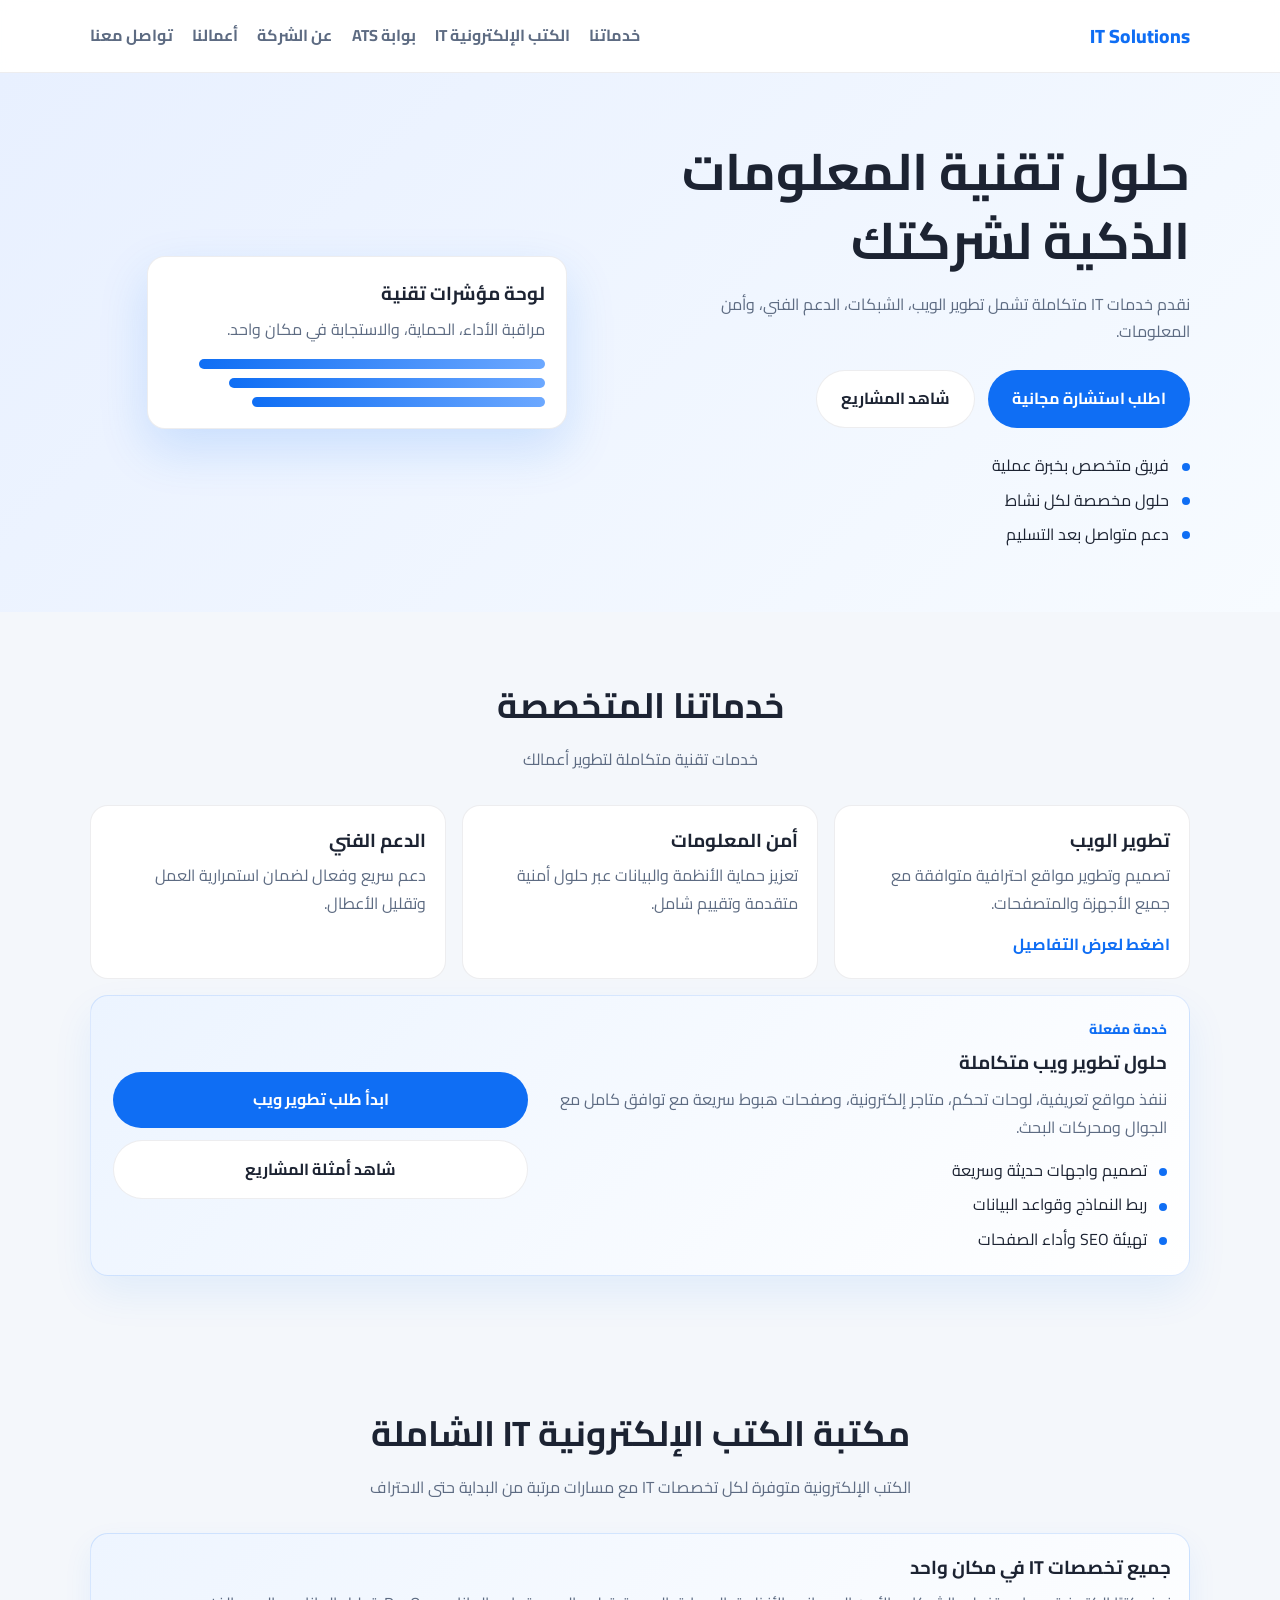
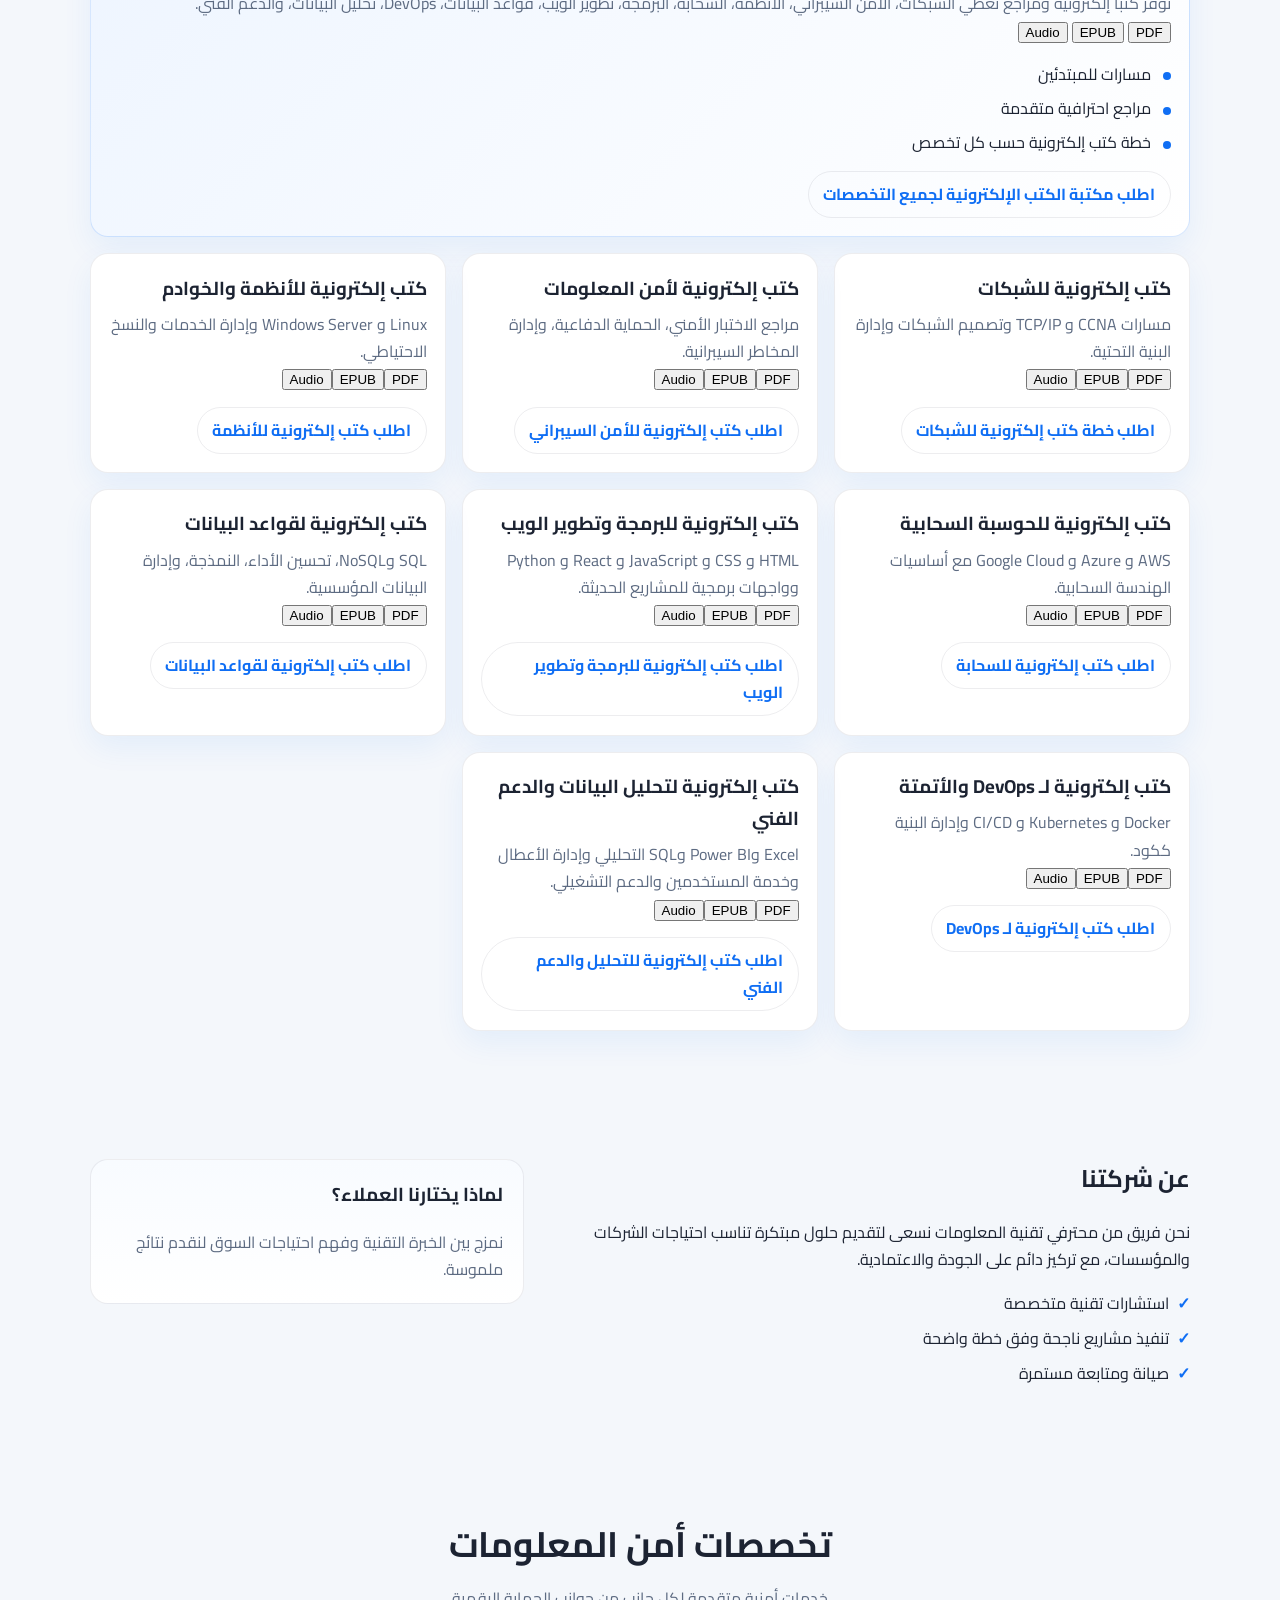
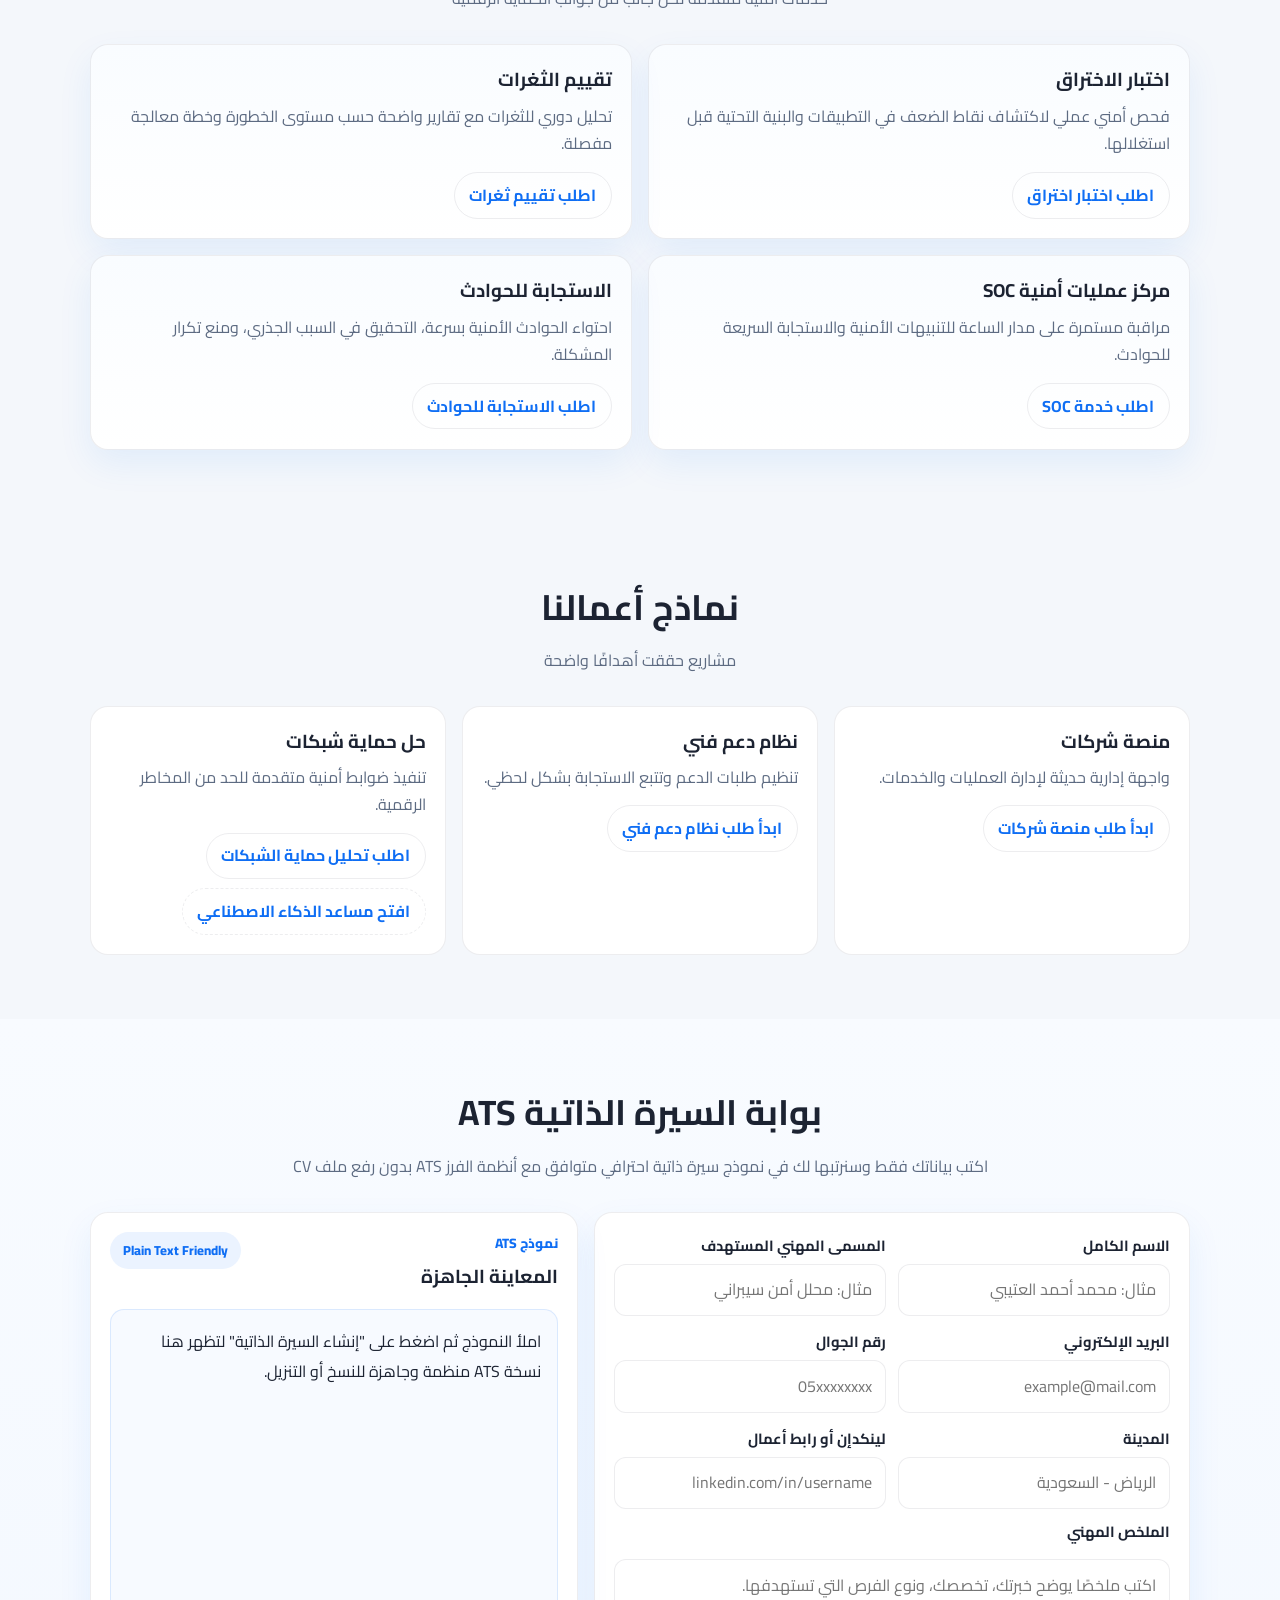
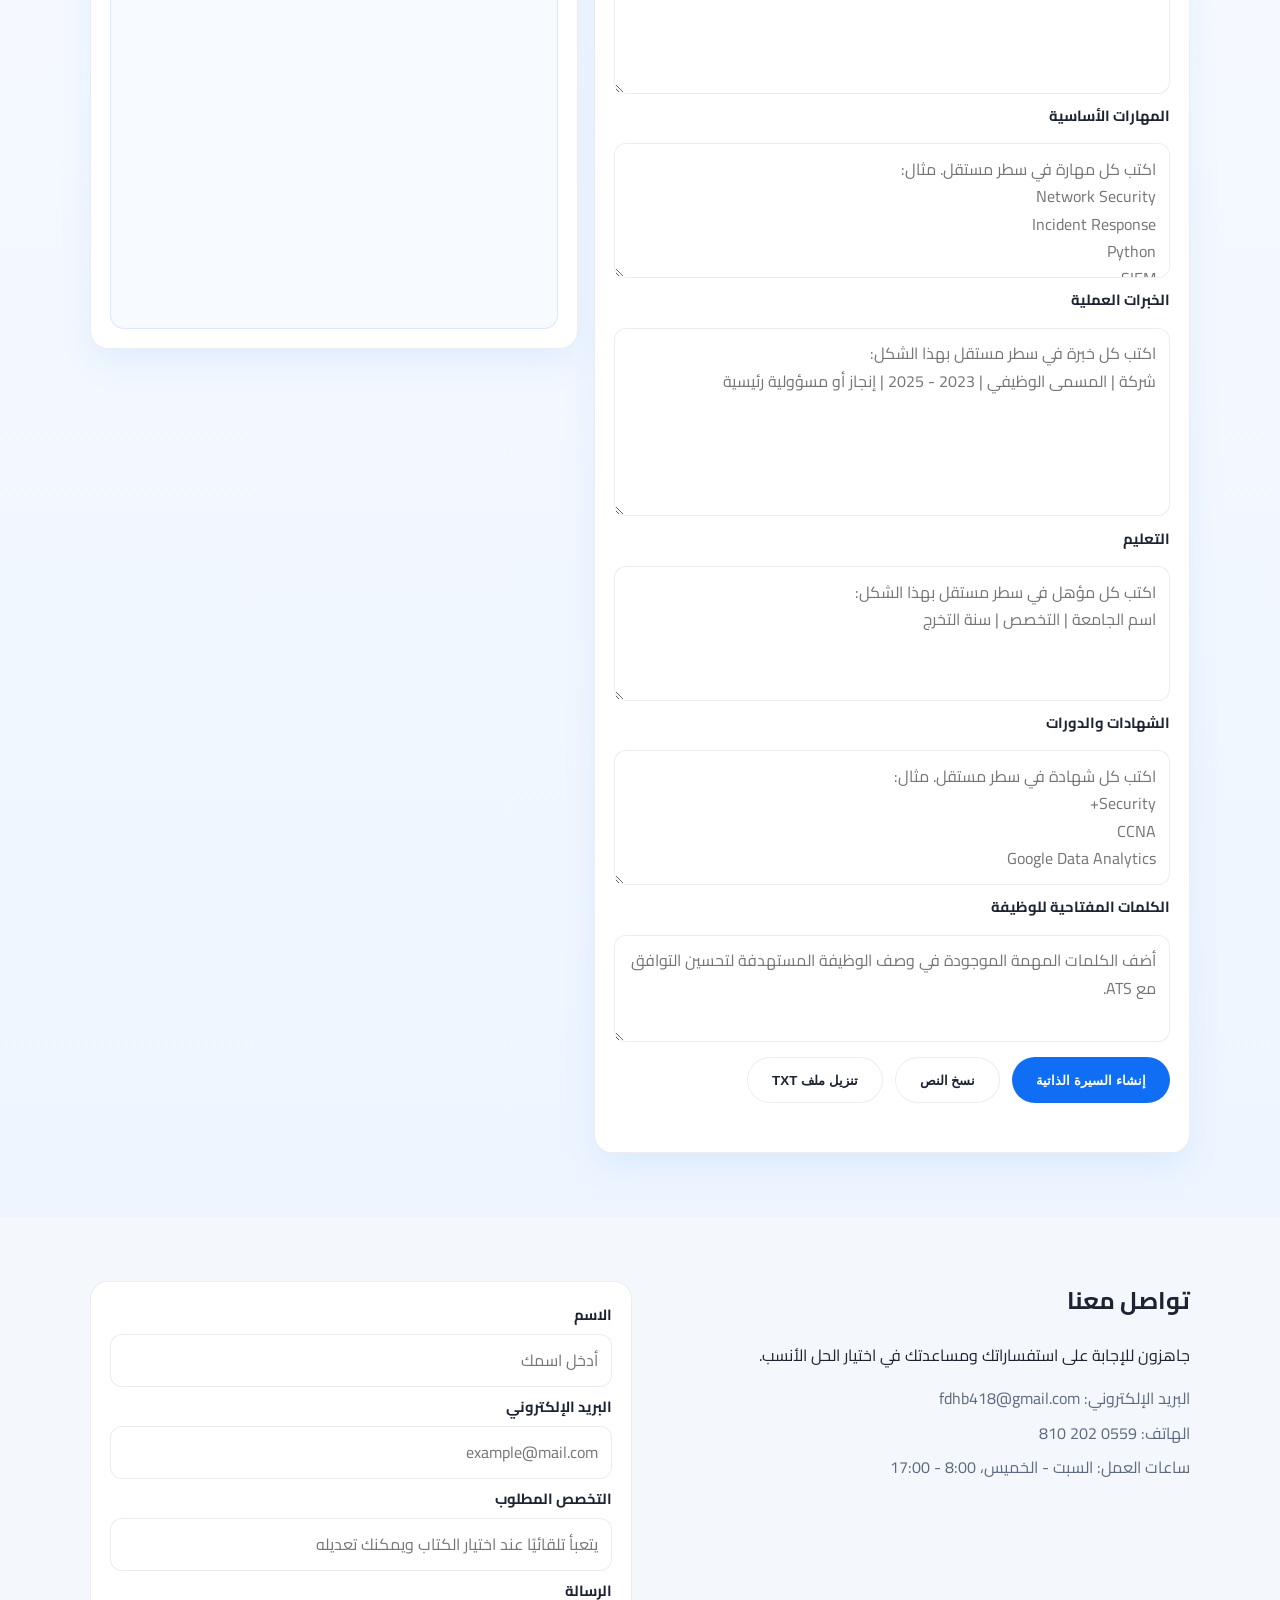
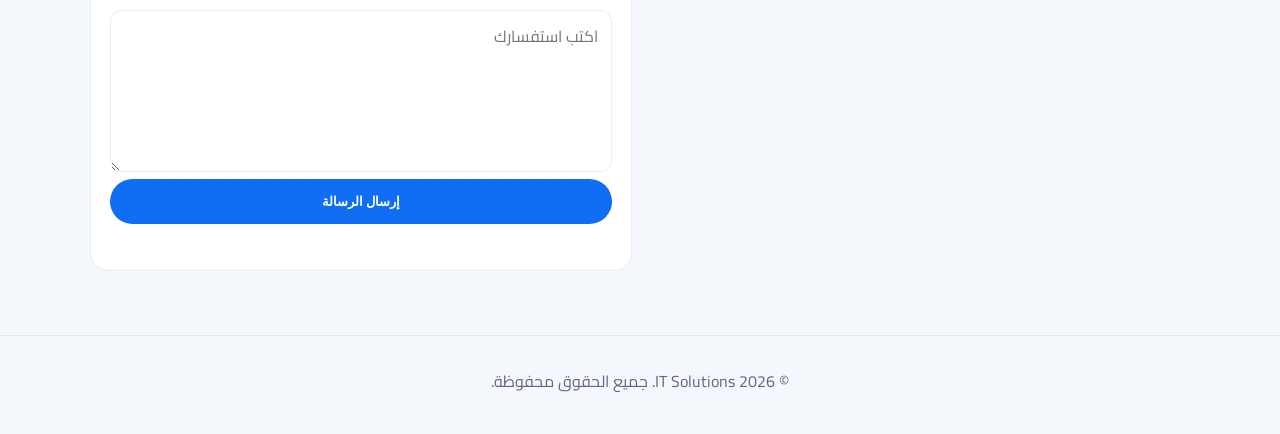
<file: index.html>
<!DOCTYPE html>
<html lang="ar" dir="rtl">
<head>
  <meta charset="UTF-8" />
  <meta name="viewport" content="width=device-width, initial-scale=1.0" />
  <title>خدمات تقنية المعلومات | IT Solutions</title>
  <meta name="description" content="حلول تقنية المعلومات المتكاملة: تطوير ويب، دعم فني، وأمن معلومات." />
  <link rel="preconnect" href="https://fonts.googleapis.com" />
  <link rel="preconnect" href="https://fonts.gstatic.com" crossorigin />
  <link href="https://fonts.googleapis.com/css2?family=Cairo:wght@400;600;700;800&display=swap" rel="stylesheet" />
  <link rel="stylesheet" href="styles.css" />
</head>
<body>
  <header class="site-header" id="home">
    <div class="container header-inner">
      <a href="#home" class="logo">IT Solutions</a>
      <nav class="main-nav" id="mainNav">
        <a href="#services">خدماتنا</a>
        <a href="#it-library">الكتب الإلكترونية IT</a>
        <a href="#ats-builder">بوابة ATS</a>
        <a href="#about">عن الشركة</a>
        <a href="#portfolio">أعمالنا</a>
        <a href="#contact">تواصل معنا</a>
      </nav>
      <button class="mobile-toggle" id="mobileToggle" aria-expanded="false" aria-controls="mainNav" aria-label="فتح القائمة">
        <span></span><span></span><span></span>
      </button>
    </div>
  </header>

  <main>
    <section class="hero section">
      <div class="container hero-grid">
        <div class="hero-content">
          <h1>حلول تقنية المعلومات الذكية لشركتك</h1>
          <p>نقدم خدمات IT متكاملة تشمل تطوير الويب، الشبكات، الدعم الفني، وأمن المعلومات.</p>
          <div class="hero-actions">
            <a href="#contact" class="btn btn-primary">اطلب استشارة مجانية</a>
            <a href="#portfolio" class="btn btn-secondary">شاهد المشاريع</a>
          </div>
          <ul class="hero-points">
            <li>فريق متخصص بخبرة عملية</li>
            <li>حلول مخصصة لكل نشاط</li>
            <li>دعم متواصل بعد التسليم</li>
          </ul>
        </div>

        <div class="hero-visual" aria-hidden="true">
          <div class="visual-card">
            <h3>لوحة مؤشرات تقنية</h3>
            <p>مراقبة الأداء، الحماية، والاستجابة في مكان واحد.</p>
            <div class="bars">
              <span style="width: 92%;"></span>
              <span style="width: 84%;"></span>
              <span style="width: 78%;"></span>
            </div>
          </div>
        </div>
      </div>
    </section>

    <section class="section" id="services">
      <div class="container">
        <div class="section-header">
          <h2>خدماتنا المتخصصة</h2>
          <p class="subtitle">خدمات تقنية متكاملة لتطوير أعمالك</p>
        </div>

        <div class="cards-grid">
          <article
            class="card card-interactive"
            id="webDevelopmentCard"
            role="button"
            tabindex="0"
            aria-expanded="false"
            aria-controls="webDevelopmentPanel"
          >
            <h3>تطوير الويب</h3>
            <p>تصميم وتطوير مواقع احترافية متوافقة مع جميع الأجهزة والمتصفحات.</p>
            <span class="card-action">اضغط لعرض التفاصيل</span>
          </article>
          <article class="card">
            <h3>أمن المعلومات</h3>
            <p>تعزيز حماية الأنظمة والبيانات عبر حلول أمنية متقدمة وتقييم شامل.</p>
          </article>
          <article class="card">
            <h3>الدعم الفني</h3>
            <p>دعم سريع وفعال لضمان استمرارية العمل وتقليل الأعطال.</p>
          </article>
        </div>

        <section class="service-panel" id="webDevelopmentPanel" hidden aria-label="تفاصيل تطوير الويب">
          <div class="service-panel-copy">
            <p class="service-panel-eyebrow">خدمة مفعلة</p>
            <h3>حلول تطوير ويب متكاملة</h3>
            <p>
              ننفذ مواقع تعريفية، لوحات تحكم، متاجر إلكترونية، وصفحات هبوط سريعة مع توافق كامل
              مع الجوال ومحركات البحث.
            </p>
            <ul class="service-panel-list">
              <li>تصميم واجهات حديثة وسريعة</li>
              <li>ربط النماذج وقواعد البيانات</li>
              <li>تهيئة SEO وأداء الصفحات</li>
            </ul>
          </div>

          <div class="service-panel-actions">
            <a
              class="btn btn-primary"
              href="#contact"
              data-project-template="أرغب في تنفيذ مشروع تطوير ويب وأحتاج عرضًا يشمل التصميم والبرمجة وربط النماذج."
            >
              ابدأ طلب تطوير ويب
            </a>
            <a class="btn btn-secondary" href="#portfolio">شاهد أمثلة المشاريع</a>
          </div>
        </section>
      </div>
    </section>

    <section class="section" id="it-library">
      <div class="container">
        <div class="section-header">
          <h2>مكتبة الكتب الإلكترونية IT الشاملة</h2>
          <p class="subtitle">الكتب الإلكترونية متوفرة لكل تخصصات IT مع مسارات مرتبة من البداية حتى الاحتراف</p>
        </div>

        <div class="it-library-grid">
          <article class="it-book-card it-book-card-featured">
            <h3>جميع تخصصات IT في مكان واحد</h3>
            <p>
              نوفر كتبًا إلكترونية ومراجع تغطي الشبكات، الأمن السيبراني، الأنظمة، السحابة، البرمجة،
              تطوير الويب، قواعد البيانات، DevOps، تحليل البيانات، والدعم الفني.
            </p>
            <div class="ebook-formats" aria-label="صيغ الكتب الإلكترونية المتوفرة">
              <button type="button" class="ebook-format-btn" data-format="PDF" aria-pressed="false">PDF</button>
              <button type="button" class="ebook-format-btn" data-format="EPUB" aria-pressed="false">EPUB</button>
              <button type="button" class="ebook-format-btn" data-format="Audio" aria-pressed="false">Audio</button>
            </div>
            <ul class="it-specialties-list">
              <li>مسارات للمبتدئين</li>
              <li>مراجع احترافية متقدمة</li>
              <li>خطة كتب إلكترونية حسب كل تخصص</li>
            </ul>
            <a class="project-link" href="#contact" data-project-template="أرغب بالحصول على مكتبة كتب إلكترونية IT شاملة تشمل جميع التخصصات مع ترتيب واضح لكل مسار.">اطلب مكتبة الكتب الإلكترونية لجميع التخصصات</a>
          </article>

          <article class="it-book-card">
            <h3>كتب إلكترونية للشبكات</h3>
            <p>مسارات CCNA و TCP/IP وتصميم الشبكات وإدارة البنية التحتية.</p>
            <div class="ebook-formats"><button type="button" class="ebook-format-btn" data-format="PDF" aria-pressed="false">PDF</button><button type="button" class="ebook-format-btn" data-format="EPUB" aria-pressed="false">EPUB</button><button type="button" class="ebook-format-btn" data-format="Audio" aria-pressed="false">Audio</button></div>
            <a class="project-link" href="#contact" data-project-template="أرغب بالحصول على خطة تعلم كتب إلكترونية للشبكات (CCNA / TCP-IP / Routing).">اطلب خطة كتب إلكترونية للشبكات</a>
          </article>

          <article class="it-book-card">
            <h3>كتب إلكترونية لأمن المعلومات</h3>
            <p>مراجع الاختبار الأمني، الحماية الدفاعية، وإدارة المخاطر السيبرانية.</p>
            <div class="ebook-formats"><button type="button" class="ebook-format-btn" data-format="PDF" aria-pressed="false">PDF</button><button type="button" class="ebook-format-btn" data-format="EPUB" aria-pressed="false">EPUB</button><button type="button" class="ebook-format-btn" data-format="Audio" aria-pressed="false">Audio</button></div>
            <a class="project-link" href="#contact" data-project-template="أحتاج قائمة كتب إلكترونية لأمن المعلومات من مستوى مبتدئ إلى متقدم.">اطلب كتب إلكترونية للأمن السيبراني</a>
          </article>

          <article class="it-book-card">
            <h3>كتب إلكترونية للأنظمة والخوادم</h3>
            <p>Linux و Windows Server وإدارة الخدمات والنسخ الاحتياطي.</p>
            <div class="ebook-formats"><button type="button" class="ebook-format-btn" data-format="PDF" aria-pressed="false">PDF</button><button type="button" class="ebook-format-btn" data-format="EPUB" aria-pressed="false">EPUB</button><button type="button" class="ebook-format-btn" data-format="Audio" aria-pressed="false">Audio</button></div>
            <a class="project-link" href="#contact" data-project-template="أرغب بمكتبة كتب إلكترونية لإدارة الأنظمة والخوادم مع ترتيب تدريجي.">اطلب كتب إلكترونية للأنظمة</a>
          </article>

          <article class="it-book-card">
            <h3>كتب إلكترونية للحوسبة السحابية</h3>
            <p>AWS و Azure و Google Cloud مع أساسيات الهندسة السحابية.</p>
            <div class="ebook-formats"><button type="button" class="ebook-format-btn" data-format="PDF" aria-pressed="false">PDF</button><button type="button" class="ebook-format-btn" data-format="EPUB" aria-pressed="false">EPUB</button><button type="button" class="ebook-format-btn" data-format="Audio" aria-pressed="false">Audio</button></div>
            <a class="project-link" href="#contact" data-project-template="أحتاج مسار كتب إلكترونية للحوسبة السحابية (AWS/Azure/GCP).">اطلب كتب إلكترونية للسحابة</a>
          </article>

          <article class="it-book-card">
            <h3>كتب إلكترونية للبرمجة وتطوير الويب</h3>
            <p>HTML و CSS و JavaScript و React و Python وواجهات برمجية للمشاريع الحديثة.</p>
            <div class="ebook-formats"><button type="button" class="ebook-format-btn" data-format="PDF" aria-pressed="false">PDF</button><button type="button" class="ebook-format-btn" data-format="EPUB" aria-pressed="false">EPUB</button><button type="button" class="ebook-format-btn" data-format="Audio" aria-pressed="false">Audio</button></div>
            <a class="project-link" href="#contact" data-project-template="أحتاج مسار كتب إلكترونية للبرمجة وتطوير الويب من الأساسيات حتى بناء المشاريع العملية.">اطلب كتب إلكترونية للبرمجة وتطوير الويب</a>
          </article>

          <article class="it-book-card">
            <h3>كتب إلكترونية لقواعد البيانات</h3>
            <p>SQL وNoSQL، تحسين الأداء، النمذجة، وإدارة البيانات المؤسسية.</p>
            <div class="ebook-formats"><button type="button" class="ebook-format-btn" data-format="PDF" aria-pressed="false">PDF</button><button type="button" class="ebook-format-btn" data-format="EPUB" aria-pressed="false">EPUB</button><button type="button" class="ebook-format-btn" data-format="Audio" aria-pressed="false">Audio</button></div>
            <a class="project-link" href="#contact" data-project-template="أرغب بخطة كتب إلكترونية لقواعد البيانات من الأساسيات حتى الاحتراف.">اطلب كتب إلكترونية لقواعد البيانات</a>
          </article>

          <article class="it-book-card">
            <h3>كتب إلكترونية لـ DevOps والأتمتة</h3>
            <p>Docker و Kubernetes و CI/CD وإدارة البنية ككود.</p>
            <div class="ebook-formats"><button type="button" class="ebook-format-btn" data-format="PDF" aria-pressed="false">PDF</button><button type="button" class="ebook-format-btn" data-format="EPUB" aria-pressed="false">EPUB</button><button type="button" class="ebook-format-btn" data-format="Audio" aria-pressed="false">Audio</button></div>
            <a class="project-link" href="#contact" data-project-template="أحتاج مصادر وكتب إلكترونية لـ DevOps والأتمتة العملية للمشاريع.">اطلب كتب إلكترونية لـ DevOps</a>
          </article>

          <article class="it-book-card">
            <h3>كتب إلكترونية لتحليل البيانات والدعم الفني</h3>
            <p>Excel وPower BI وSQL التحليلي وإدارة الأعطال وخدمة المستخدمين والدعم التشغيلي.</p>
            <div class="ebook-formats"><button type="button" class="ebook-format-btn" data-format="PDF" aria-pressed="false">PDF</button><button type="button" class="ebook-format-btn" data-format="EPUB" aria-pressed="false">EPUB</button><button type="button" class="ebook-format-btn" data-format="Audio" aria-pressed="false">Audio</button></div>
            <a class="project-link" href="#contact" data-project-template="أرغب في مسار كتب إلكترونية لتحليل البيانات والدعم الفني مع ترتيب مناسب لسوق العمل.">اطلب كتب إلكترونية للتحليل والدعم الفني</a>
          </article>
        </div>
      </div>
    </section>

    <section class="section" id="about">
      <div class="container about-grid">
        <div>
          <h2>عن شركتنا</h2>
          <p>
            نحن فريق من محترفي تقنية المعلومات نسعى لتقديم حلول مبتكرة تناسب احتياجات
            الشركات والمؤسسات، مع تركيز دائم على الجودة والاعتمادية.
          </p>
          <ul class="features-list">
            <li>استشارات تقنية متخصصة</li>
            <li>تنفيذ مشاريع ناجحة وفق خطة واضحة</li>
            <li>صيانة ومتابعة مستمرة</li>
          </ul>
        </div>
        <aside class="about-box">
          <h3>لماذا يختارنا العملاء؟</h3>
          <p>نمزج بين الخبرة التقنية وفهم احتياجات السوق لنقدم نتائج ملموسة.</p>
        </aside>
      </div>
    </section>

    <section class="section" id="security-specialties">
      <div class="container">
        <div class="section-header">
          <h2>تخصصات أمن المعلومات</h2>
          <p class="subtitle">خدمات أمنية متقدمة لكل جانب من جوانب الحماية الرقمية</p>
        </div>

        <div class="security-grid">
          <article class="security-card">
            <h3>اختبار الاختراق</h3>
            <p>فحص أمني عملي لاكتشاف نقاط الضعف في التطبيقات والبنية التحتية قبل استغلالها.</p>
            <a class="project-link" href="#contact" data-project-template="أرغب في خدمة اختبار اختراق شاملة لتقييم مستوى الأمان الحالي.">اطلب اختبار اختراق</a>
          </article>

          <article class="security-card">
            <h3>تقييم الثغرات</h3>
            <p>تحليل دوري للثغرات مع تقارير واضحة حسب مستوى الخطورة وخطة معالجة مفصلة.</p>
            <a class="project-link" href="#contact" data-project-template="أحتاج تقييم ثغرات دوري مع تقرير مخاطر وخطة إغلاق الثغرات.">اطلب تقييم ثغرات</a>
          </article>

          <article class="security-card">
            <h3>مركز عمليات أمنية SOC</h3>
            <p>مراقبة مستمرة على مدار الساعة للتنبيهات الأمنية والاستجابة السريعة للحوادث.</p>
            <a class="project-link" href="#contact" data-project-template="أرغب في تفعيل خدمة SOC للمراقبة الأمنية والاستجابة للحوادث.">اطلب خدمة SOC</a>
          </article>

          <article class="security-card">
            <h3>الاستجابة للحوادث</h3>
            <p>احتواء الحوادث الأمنية بسرعة، التحقيق في السبب الجذري، ومنع تكرار المشكلة.</p>
            <a class="project-link" href="#contact" data-project-template="أحتاج خطة استجابة للحوادث الأمنية مع إجراءات احتواء وتحقيق.">اطلب الاستجابة للحوادث</a>
          </article>
        </div>
      </div>
    </section>

    <section class="section" id="portfolio">
      <div class="container">
        <div class="section-header">
          <h2>نماذج أعمالنا</h2>
          <p class="subtitle">مشاريع حققت أهدافًا واضحة</p>
        </div>

        <div class="projects-grid">
          <article class="project">
            <h3>منصة شركات</h3>
            <p>واجهة إدارية حديثة لإدارة العمليات والخدمات.</p>
            <a class="project-link" href="#contact" data-project-template="أرغب في تنفيذ منصة شركات تشمل إدارة المستخدمين والخدمات.">ابدأ طلب منصة شركات</a>
          </article>
          <article class="project">
            <h3>نظام دعم فني</h3>
            <p>تنظيم طلبات الدعم وتتبع الاستجابة بشكل لحظي.</p>
            <a class="project-link" href="#contact" data-project-template="أحتاج نظام دعم فني مع تذاكر ومتابعة حالة الطلبات.">ابدأ طلب نظام دعم فني</a>
          </article>
          <article class="project">
            <h3>حل حماية شبكات</h3>
            <p>تنفيذ ضوابط أمنية متقدمة للحد من المخاطر الرقمية.</p>
            <div class="project-actions">
              <a
                class="project-link"
                href="#contact"
                data-project-template="أرغب في تقييم أمني للشبكة مع خطة حماية واضحة."
              >
                اطلب تحليل حماية الشبكات
              </a>
              <a
                class="project-link project-link-ai"
                href="https://chatgpt.com"
                target="_blank"
                rel="noopener noreferrer"
              >
                افتح مساعد الذكاء الاصطناعي
              </a>
            </div>
          </article>
        </div>
      </div>
    </section>

    <section class="section ats-section" id="ats-builder">
      <div class="container">
        <div class="section-header">
          <h2>بوابة السيرة الذاتية ATS</h2>
          <p class="subtitle">اكتب بياناتك فقط وسنرتبها لك في نموذج سيرة ذاتية احترافي متوافق مع أنظمة الفرز ATS بدون رفع ملف CV</p>
        </div>

        <div class="ats-grid">
          <form class="ats-form" id="atsForm">
            <div class="ats-form-grid">
              <div>
                <label for="atsFullName">الاسم الكامل</label>
                <input type="text" id="atsFullName" placeholder="مثال: محمد أحمد العتيبي" required />
              </div>

              <div>
                <label for="atsJobTitle">المسمى المهني المستهدف</label>
                <input type="text" id="atsJobTitle" placeholder="مثال: محلل أمن سيبراني" required />
              </div>

              <div>
                <label for="atsEmail">البريد الإلكتروني</label>
                <input type="email" id="atsEmail" placeholder="example@mail.com" required />
              </div>

              <div>
                <label for="atsPhone">رقم الجوال</label>
                <input type="text" id="atsPhone" placeholder="05xxxxxxxx" required />
              </div>

              <div>
                <label for="atsCity">المدينة</label>
                <input type="text" id="atsCity" placeholder="الرياض - السعودية" />
              </div>

              <div>
                <label for="atsLinkedIn">لينكدإن أو رابط أعمال</label>
                <input type="text" id="atsLinkedIn" placeholder="linkedin.com/in/username" />
              </div>
            </div>

            <label for="atsSummary">الملخص المهني</label>
            <textarea id="atsSummary" rows="4" placeholder="اكتب ملخصًا يوضح خبرتك، تخصصك، ونوع الفرص التي تستهدفها." required></textarea>

            <label for="atsSkills">المهارات الأساسية</label>
            <textarea id="atsSkills" rows="4" placeholder="اكتب كل مهارة في سطر مستقل. مثال:&#10;Network Security&#10;Incident Response&#10;Python&#10;SIEM"></textarea>

            <label for="atsExperience">الخبرات العملية</label>
            <textarea id="atsExperience" rows="6" placeholder="اكتب كل خبرة في سطر مستقل بهذا الشكل:&#10;شركة | المسمى الوظيفي | 2023 - 2025 | إنجاز أو مسؤولية رئيسية"></textarea>

            <label for="atsEducation">التعليم</label>
            <textarea id="atsEducation" rows="4" placeholder="اكتب كل مؤهل في سطر مستقل بهذا الشكل:&#10;اسم الجامعة | التخصص | سنة التخرج"></textarea>

            <label for="atsCertificates">الشهادات والدورات</label>
            <textarea id="atsCertificates" rows="4" placeholder="اكتب كل شهادة في سطر مستقل. مثال:&#10;Security+&#10;CCNA&#10;Google Data Analytics"></textarea>

            <label for="atsKeywords">الكلمات المفتاحية للوظيفة</label>
            <textarea id="atsKeywords" rows="3" placeholder="أضف الكلمات المهمة الموجودة في وصف الوظيفة المستهدفة لتحسين التوافق مع ATS."></textarea>

            <div class="ats-actions">
              <button type="submit" class="btn btn-primary">إنشاء السيرة الذاتية</button>
              <button type="button" class="btn btn-secondary" id="atsCopyBtn">نسخ النص</button>
              <button type="button" class="btn btn-secondary" id="atsDownloadBtn">تنزيل ملف TXT</button>
            </div>

            <p class="form-note" id="atsFormNote" role="status" aria-live="polite"></p>
          </form>

          <section class="ats-preview-wrap" aria-label="معاينة السيرة الذاتية">
            <div class="ats-preview-header">
              <div>
                <p class="service-panel-eyebrow">نموذج ATS</p>
                <h3>المعاينة الجاهزة</h3>
              </div>
              <span class="ats-badge">Plain Text Friendly</span>
            </div>

            <pre class="ats-preview" id="atsPreview">املأ النموذج ثم اضغط على "إنشاء السيرة الذاتية" لتظهر هنا نسخة ATS منظمة وجاهزة للنسخ أو التنزيل.</pre>
          </section>
        </div>
      </div>
    </section>

    <section class="section contact" id="contact">
      <div class="container contact-grid">
        <div class="contact-info">
          <h2>تواصل معنا</h2>
          <p>جاهزون للإجابة على استفساراتك ومساعدتك في اختيار الحل الأنسب.</p>
          <ul>
            <li>البريد الإلكتروني: fdhb418@gmail.com</li>
            <li>الهاتف: 0559 202 810</li>
            <li>ساعات العمل: السبت - الخميس، 8:00 - 17:00</li>
          </ul>
        </div>

        <form class="contact-form" id="contactForm">
          <label for="name">الاسم</label>
          <input type="text" id="name" placeholder="أدخل اسمك" required />

          <label for="email">البريد الإلكتروني</label>
          <input type="email" id="email" placeholder="example@mail.com" required />

          <label for="specialty">التخصص المطلوب</label>
          <input type="text" id="specialty" placeholder="يتعبأ تلقائيًا عند اختيار الكتاب ويمكنك تعديله" />

          <label for="message">الرسالة</label>
          <textarea id="message" rows="5" placeholder="اكتب استفسارك" required></textarea>

          <button type="submit" class="btn btn-primary">إرسال الرسالة</button>
          <p class="form-note" id="formNote" role="status" aria-live="polite"></p>
        </form>
      </div>
    </section>
  </main>

  <footer class="site-footer">
    <div class="container footer-inner">
      <p>© <span id="year"></span> IT Solutions. جميع الحقوق محفوظة.</p>
    </div>
  </footer>

  <script src="script.js"></script>
</body>
</html>
</file>
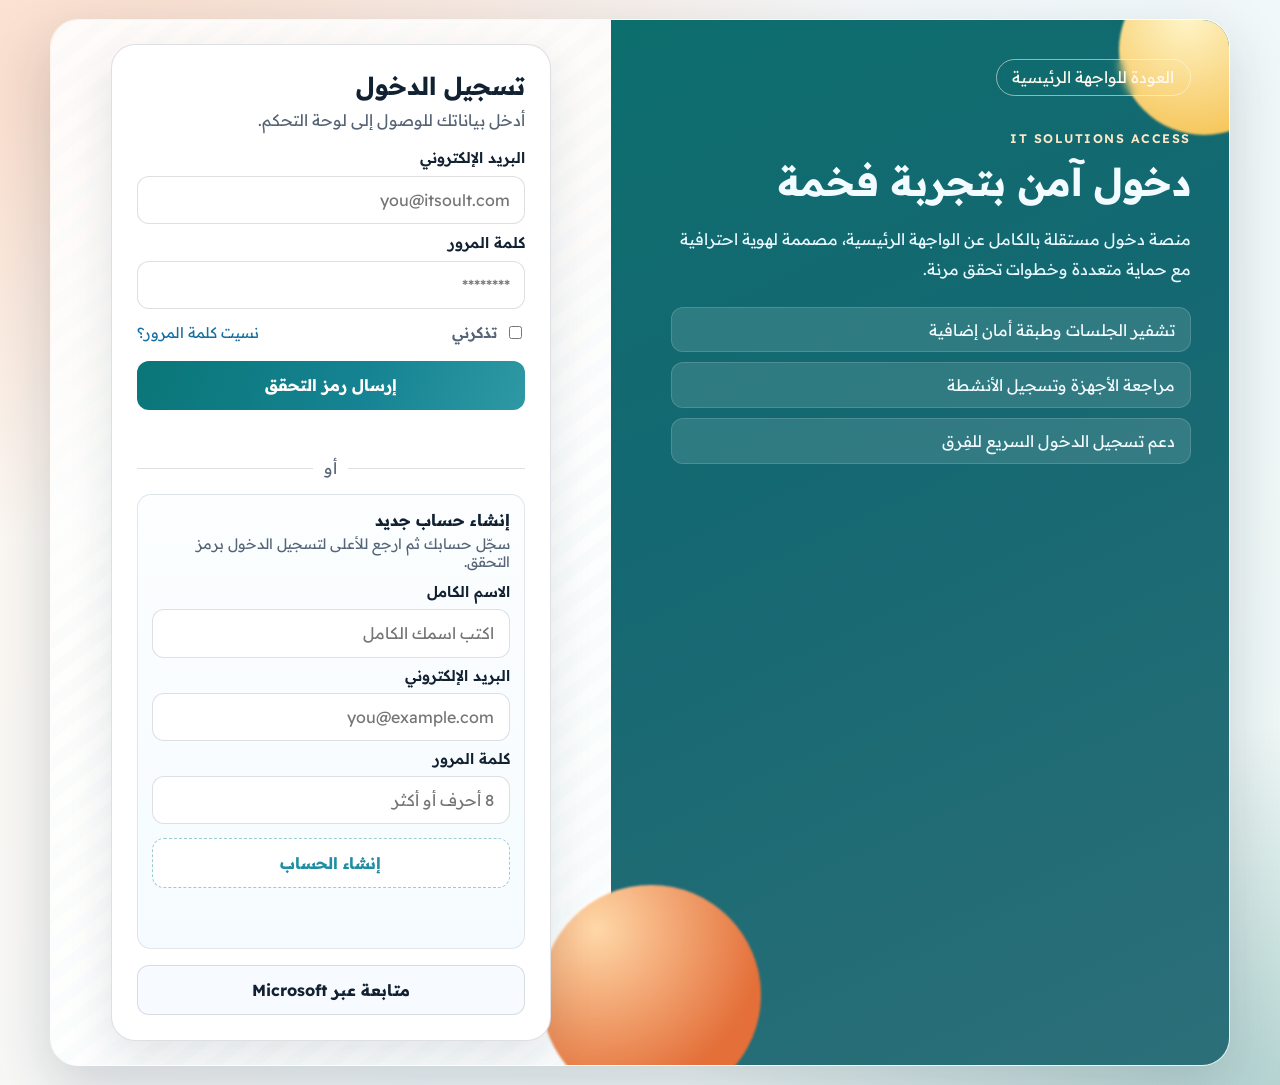
<file: login.html>
<!DOCTYPE html>
<html lang="ar" dir="rtl">
<head>
  <meta charset="UTF-8" />
  <meta name="viewport" content="width=device-width, initial-scale=1.0" />
  <title>تسجيل الدخول | IT Solutions</title>
  <meta name="description" content="بوابة تسجيل الدخول إلى منصة IT Solutions." />
  <link rel="preconnect" href="https://fonts.googleapis.com" />
  <link rel="preconnect" href="https://fonts.gstatic.com" crossorigin />
  <link href="https://fonts.googleapis.com/css2?family=Readex+Pro:wght@300;400;500;700;800&display=swap" rel="stylesheet" />
  <link rel="stylesheet" href="login.css" />
</head>
<body>
  <main class="login-shell">
    <section class="brand-panel" aria-label="لوحة تعريف المنصة">
      <a href="index.html" class="brand-home">العودة للواجهة الرئيسية</a>
      <div class="brand-content">
        <p class="eyebrow">IT SOLUTIONS ACCESS</p>
        <h1>دخول آمن بتجربة فخمة</h1>
        <p class="brand-copy">
          منصة دخول مستقلة بالكامل عن الواجهة الرئيسية، مصممة لهوية احترافية مع حماية متعددة
          وخطوات تحقق مرنة.
        </p>
        <ul class="highlights" aria-label="مزايا الدخول">
          <li>تشفير الجلسات وطبقة أمان إضافية</li>
          <li>مراجعة الأجهزة وتسجيل الأنشطة</li>
          <li>دعم تسجيل الدخول السريع للفِرق</li>
        </ul>
      </div>
      <div class="orb orb-one" aria-hidden="true"></div>
      <div class="orb orb-two" aria-hidden="true"></div>
    </section>

    <section class="login-panel" aria-label="نموذج تسجيل الدخول">
      <div class="login-card">
        <div class="card-head">
          <h2>تسجيل الدخول</h2>
          <p>أدخل بياناتك للوصول إلى لوحة التحكم.</p>
        </div>

        <form id="loginForm" novalidate>
          <label for="email">البريد الإلكتروني</label>
          <input id="email" name="email" type="email" autocomplete="email" placeholder="you@itsoult.com" required />

          <label for="password">كلمة المرور</label>
          <input id="password" name="password" type="password" autocomplete="current-password" placeholder="********" required />

          <div id="codeGroup" class="code-group" hidden>
            <label for="verificationCode">رمز التحقق</label>
            <input
              id="verificationCode"
              name="verificationCode"
              type="text"
              inputmode="numeric"
              pattern="[0-9]{6}"
              maxlength="6"
              placeholder="أدخل رمز 6 أرقام"
            />
          </div>

          <div class="row-tools">
            <label class="remember-wrap" for="rememberMe">
              <input id="rememberMe" name="rememberMe" type="checkbox" />
              <span>تذكرني</span>
            </label>
            <a href="#" class="help-link" aria-label="استرجاع كلمة المرور">نسيت كلمة المرور؟</a>
          </div>

          <button id="loginBtn" type="submit">إرسال رمز التحقق</button>
          <button id="resendCodeBtn" class="ghost-btn" type="button" hidden>إعادة إرسال الرمز</button>
          <p id="loginNote" class="login-note" role="status" aria-live="polite"></p>
        </form>

        <div class="divider" aria-hidden="true"><span>أو</span></div>

        <section class="register-block" aria-label="إنشاء حساب جديد">
          <h3>إنشاء حساب جديد</h3>
          <p>سجّل حسابك ثم ارجع للأعلى لتسجيل الدخول برمز التحقق.</p>

          <form id="registerForm" novalidate>
            <label for="registerFullName">الاسم الكامل</label>
            <input id="registerFullName" name="registerFullName" type="text" autocomplete="name" placeholder="اكتب اسمك الكامل" required />

            <label for="registerEmail">البريد الإلكتروني</label>
            <input id="registerEmail" name="registerEmail" type="email" autocomplete="email" placeholder="you@example.com" required />

            <label for="registerPassword">كلمة المرور</label>
            <input id="registerPassword" name="registerPassword" type="password" autocomplete="new-password" placeholder="8 أحرف أو أكثر" required />

            <button id="registerBtn" type="submit" class="ghost-btn">إنشاء الحساب</button>
            <p id="registerNote" class="login-note" role="status" aria-live="polite"></p>
          </form>
        </section>

        <button class="secondary-btn" type="button">متابعة عبر Microsoft</button>
      </div>
    </section>
  </main>

  <script src="login.js"></script>
</body>
</html>
</file>
<file: styles.css>
:root {
  --bg: #f4f7fb;
  --surface: #ffffff;
  --text: #1c2332;
  --muted: #5d6b82;
  --primary: #0f6ef4;
  --primary-dark: #0b56c2;
  --border: rgba(28, 35, 50, 0.08);
  --radius: 18px;
}

* {
  box-sizing: border-box;
}

html {
  scroll-behavior: smooth;
}

body {
  margin: 0;
  font-family: "Cairo", sans-serif;
  background: var(--bg);
  color: var(--text);
  line-height: 1.7;
}

.container {
  width: min(1100px, calc(100% - 2rem));
  margin: 0 auto;
}

.site-header {
  background: rgba(255, 255, 255, 0.92);
  position: sticky;
  top: 0;
  z-index: 10;
  border-bottom: 1px solid var(--border);
  backdrop-filter: blur(8px);
}

.header-inner {
  display: flex;
  align-items: center;
  justify-content: space-between;
  gap: 1rem;
  min-height: 72px;
}

.logo {
  font-weight: 800;
  color: var(--primary);
  text-decoration: none;
  font-size: 1.2rem;
}

.main-nav {
  display: flex;
  gap: 1.2rem;
  align-items: center;
}

.main-nav a {
  color: var(--muted);
  text-decoration: none;
  font-weight: 700;
  transition: color 0.2s ease;
}

.main-nav a:hover {
  color: var(--text);
}

.mobile-toggle {
  display: none;
  border: 1px solid var(--border);
  background: var(--surface);
  border-radius: 10px;
  width: 44px;
  height: 44px;
  cursor: pointer;
  align-items: center;
  justify-content: center;
  flex-direction: column;
  gap: 4px;
}

.mobile-toggle span {
  width: 18px;
  height: 2px;
  background: var(--text);
}

.section {
  padding: 4rem 0;
}

.hero {
  background: linear-gradient(135deg, #e8f0ff 0%, #f7fbff 100%);
}

.hero-grid {
  display: grid;
  grid-template-columns: 1fr 1fr;
  gap: 2rem;
  align-items: center;
}

.hero h1 {
  font-size: clamp(2rem, 4vw, 3.3rem);
  margin: 0 0 1rem;
  line-height: 1.35;
}

.hero p {
  color: var(--muted);
  margin: 0 0 1.5rem;
}

.hero-actions {
  display: flex;
  gap: 0.8rem;
  flex-wrap: wrap;
  margin-bottom: 1.5rem;
}

.btn {
  display: inline-flex;
  align-items: center;
  justify-content: center;
  padding: 0.92rem 1.5rem;
  border: none;
  border-radius: 999px;
  cursor: pointer;
  text-decoration: none;
  font-weight: 700;
}

.btn-primary {
  background: var(--primary);
  color: #fff;
}

.btn-primary:hover {
  background: var(--primary-dark);
}

.btn-secondary {
  background: #fff;
  color: var(--text);
  border: 1px solid var(--border);
}

.hero-points {
  margin: 0;
  padding: 0;
  list-style: none;
  display: grid;
  gap: 0.45rem;
}

.hero-points li {
  position: relative;
  padding-inline-start: 1.3rem;
}

.hero-points li::before {
  content: "";
  position: absolute;
  inset-inline-start: 0;
  top: 0.65rem;
  width: 8px;
  height: 8px;
  border-radius: 50%;
  background: var(--primary);
}

.hero-visual {
  display: flex;
  justify-content: center;
}

.visual-card {
  width: min(420px, 100%);
  background: var(--surface);
  border: 1px solid var(--border);
  border-radius: var(--radius);
  padding: 1.3rem;
  box-shadow: 0 20px 50px rgba(15, 110, 244, 0.16);
}

.visual-card h3 {
  margin: 0 0 0.4rem;
}

.visual-card p {
  margin: 0 0 1rem;
  color: var(--muted);
}

.bars {
  display: grid;
  gap: 0.55rem;
}

.bars span {
  display: block;
  height: 10px;
  border-radius: 999px;
  background: linear-gradient(90deg, var(--primary), #6ca8ff);
}

.section-header {
  text-align: center;
  margin-bottom: 2rem;
}

.section-header h2 {
  margin: 0 0 0.6rem;
  font-size: clamp(1.6rem, 3vw, 2.2rem);
}

.subtitle {
  margin: 0;
  color: var(--muted);
}

.cards-grid,
.projects-grid {
  display: grid;
  gap: 1rem;
  grid-template-columns: repeat(3, minmax(0, 1fr));
}

.card,
.project,
.about-box,
.contact-form {
  background: var(--surface);
  border: 1px solid var(--border);
  border-radius: var(--radius);
}

.card,
.project {
  padding: 1.2rem;
  transition: transform 0.2s ease, box-shadow 0.2s ease;
}

.card-interactive {
  cursor: pointer;
  position: relative;
}

.card-interactive:focus-visible {
  outline: 3px solid rgba(15, 110, 244, 0.28);
  outline-offset: 2px;
}

.card-interactive.is-open {
  border-color: rgba(15, 110, 244, 0.35);
  box-shadow: 0 18px 38px rgba(15, 110, 244, 0.16);
}

.card:hover,
.project:hover {
  transform: translateY(-5px);
  box-shadow: 0 18px 38px rgba(16, 24, 40, 0.1);
}

.card h3,
.project h3 {
  margin: 0 0 0.35rem;
}

.card p,
.project p {
  margin: 0;
  color: var(--muted);
}

.card-action {
  display: inline-flex;
  margin-top: 0.9rem;
  font-weight: 700;
  color: var(--primary);
}

.service-panel {
  margin-top: 1rem;
  padding: 1.4rem;
  border-radius: var(--radius);
  border: 1px solid rgba(15, 110, 244, 0.14);
  background: linear-gradient(135deg, #ecf4ff 0%, #ffffff 100%);
  box-shadow: 0 18px 40px rgba(15, 110, 244, 0.08);
  display: grid;
  grid-template-columns: 1.5fr 1fr;
  gap: 1rem;
  align-items: center;
}

.service-panel-eyebrow {
  margin: 0 0 0.35rem;
  font-size: 0.85rem;
  font-weight: 800;
  color: var(--primary);
}

.service-panel h3 {
  margin: 0 0 0.5rem;
}

.service-panel-copy > p:last-of-type {
  margin: 0;
  color: var(--muted);
}

.service-panel-list {
  margin: 1rem 0 0;
  padding: 0;
  list-style: none;
  display: grid;
  gap: 0.45rem;
}

.service-panel-list li {
  position: relative;
  padding-inline-start: 1.2rem;
}

.service-panel-list li::before {
  content: "";
  position: absolute;
  inset-inline-start: 0;
  top: 0.72rem;
  width: 8px;
  height: 8px;
  border-radius: 50%;
  background: var(--primary);
}

.service-panel-actions {
  display: grid;
  gap: 0.75rem;
}

.service-panel-actions .btn {
  width: 100%;
}

.project-link {
  display: inline-flex;
  margin-top: 0.9rem;
  color: var(--primary);
  text-decoration: none;
  font-weight: 700;
  border: 1px solid var(--border);
  border-radius: 999px;
  padding: 0.55rem 0.9rem;
  transition: background-color 0.2s ease, color 0.2s ease;
}

.project-link:hover {
  background: var(--primary);
  color: #fff;
}

.project-actions {
  display: flex;
  gap: 0.55rem;
  flex-wrap: wrap;
  margin-top: 0.9rem;
}

.project-actions .project-link {
  margin-top: 0;
}

.project-link-ai {
  border-style: dashed;
}

.about-grid {
  display: grid;
  grid-template-columns: 1.2fr 0.8fr;
  gap: 1rem;
  align-items: start;
}

.about-grid h2 {
  margin-top: 0;
}

.features-list {
  list-style: none;
  padding: 0;
  margin: 1rem 0 0;
  display: grid;
  gap: 0.5rem;
}

.features-list li {
  position: relative;
  padding-inline-start: 1.3rem;
}

.features-list li::before {
  content: "✓";
  position: absolute;
  inset-inline-start: 0;
  color: var(--primary);
  font-weight: 800;
}

.about-box {
  padding: 1.2rem;
  background: linear-gradient(180deg, #f8fbff, #ffffff);
}

.about-box h3 {
  margin-top: 0;
}

.about-box p {
  margin-bottom: 0;
  color: var(--muted);
}

.security-grid {
  display: grid;
  gap: 1rem;
  grid-template-columns: repeat(2, minmax(0, 1fr));
}

.security-card {
  background: linear-gradient(180deg, #f9fcff, #ffffff);
  border: 1px solid var(--border);
  border-radius: var(--radius);
  padding: 1.2rem;
  box-shadow: 0 14px 34px rgba(15, 110, 244, 0.08);
}

.security-card h3 {
  margin: 0 0 0.45rem;
}

.security-card p {
  margin: 0;
  color: var(--muted);
}

.it-library-grid {
  display: grid;
  gap: 1rem;
  grid-template-columns: repeat(3, minmax(0, 1fr));
}

.it-book-card {
  background: #ffffff;
  border: 1px solid var(--border);
  border-radius: var(--radius);
  padding: 1.15rem;
  box-shadow: 0 12px 30px rgba(15, 110, 244, 0.07);
}

.it-book-card-featured {
  grid-column: 1 / -1;
  background: linear-gradient(135deg, #eef5ff 0%, #ffffff 100%);
  border-color: rgba(15, 110, 244, 0.16);
}

.it-book-card h3 {
  margin: 0 0 0.4rem;
}

.it-book-card p {
  margin: 0;
  color: var(--muted);
}

.it-specialties-list {
  list-style: none;
  padding: 0;
  margin: 1rem 0 0;
  display: grid;
  gap: 0.45rem;
}

.it-specialties-list li {
  position: relative;
  padding-inline-start: 1.25rem;
}

.it-specialties-list li::before {
  content: "";
  position: absolute;
  inset-inline-start: 0;
  top: 0.72rem;
  width: 8px;
  height: 8px;
  border-radius: 50%;
  background: var(--primary);
}

.ats-section {
  background: linear-gradient(180deg, #f8fbff 0%, #eef5ff 100%);
}

.ats-grid {
  display: grid;
  grid-template-columns: 1.1fr 0.9fr;
  gap: 1rem;
  align-items: start;
}

.ats-form,
.ats-preview-wrap {
  background: var(--surface);
  border: 1px solid var(--border);
  border-radius: var(--radius);
  padding: 1.2rem;
  box-shadow: 0 14px 34px rgba(15, 110, 244, 0.08);
}

.ats-form {
  display: grid;
  gap: 0.6rem;
}

.ats-form-grid {
  display: grid;
  grid-template-columns: 1fr 1fr;
  gap: 0.75rem;
}

.ats-form label {
  display: inline-block;
  margin-bottom: 0.35rem;
  font-weight: 700;
  font-size: 0.92rem;
}

.ats-form input,
.ats-form textarea {
  width: 100%;
  border: 1px solid var(--border);
  border-radius: 12px;
  padding: 0.74rem 0.82rem;
  font: inherit;
}

.ats-form input:focus,
.ats-form textarea:focus {
  outline: 2px solid rgba(15, 110, 244, 0.25);
  border-color: transparent;
}

.ats-actions {
  display: flex;
  gap: 0.75rem;
  flex-wrap: wrap;
  margin-top: 0.35rem;
}

.ats-preview-header {
  display: flex;
  align-items: start;
  justify-content: space-between;
  gap: 1rem;
  margin-bottom: 1rem;
}

.ats-preview-header h3 {
  margin: 0;
}

.ats-badge {
  border-radius: 999px;
  padding: 0.45rem 0.8rem;
  background: #ebf3ff;
  color: var(--primary);
  font-weight: 800;
  font-size: 0.82rem;
}

.ats-preview {
  margin: 0;
  min-height: 620px;
  padding: 1rem;
  border-radius: 14px;
  background: #f7faff;
  border: 1px solid rgba(15, 110, 244, 0.12);
  overflow: auto;
  white-space: pre-wrap;
  word-break: break-word;
  font-family: "Cairo", sans-serif;
  line-height: 1.9;
}

.contact-grid {
  display: grid;
  grid-template-columns: 1fr 1fr;
  gap: 1rem;
  align-items: start;
}

.contact-info h2 {
  margin-top: 0;
}

.contact-info ul {
  list-style: none;
  padding: 0;
  margin: 1rem 0 0;
  color: var(--muted);
  display: grid;
  gap: 0.45rem;
}

.contact-form {
  padding: 1.2rem;
  display: grid;
  gap: 0.45rem;
}

.contact-form label {
  font-weight: 700;
  font-size: 0.92rem;
}

.contact-form input,
.contact-form textarea {
  width: 100%;
  border: 1px solid var(--border);
  border-radius: 12px;
  padding: 0.74rem 0.82rem;
  font: inherit;
}

.contact-form input:focus,
.contact-form textarea:focus {
  outline: 2px solid rgba(15, 110, 244, 0.25);
  border-color: transparent;
}

.form-note {
  margin: 0;
  min-height: 1.4em;
  font-size: 0.9rem;
}

.form-note.success {
  color: #0a7f42;
}

.form-note.error {
  color: #b2352d;
}

.site-footer {
  border-top: 1px solid var(--border);
  padding: 1rem 0 1.4rem;
}

.footer-inner {
  text-align: center;
  color: var(--muted);
}

@media (max-width: 900px) {
  .hero-grid,
  .about-grid,
  .contact-grid,
  .service-panel,
  .ats-grid {
    grid-template-columns: 1fr;
  }

  .ats-form-grid {
    grid-template-columns: 1fr;
  }

  .cards-grid,
  .projects-grid,
  .security-grid,
  .it-library-grid {
    grid-template-columns: 1fr 1fr;
  }
}

@media (max-width: 720px) {
  .mobile-toggle {
    display: inline-flex;
  }

  .main-nav {
    position: absolute;
    top: 72px;
    inset-inline: 1rem;
    display: grid;
    gap: 0;
    background: #fff;
    border: 1px solid var(--border);
    border-radius: 14px;
    overflow: hidden;
    max-height: 0;
    opacity: 0;
    pointer-events: none;
    transition: max-height 0.25s ease, opacity 0.25s ease;
  }

  .main-nav a {
    padding: 0.8rem 1rem;
    border-bottom: 1px solid var(--border);
  }

  .main-nav a:last-child {
    border-bottom: none;
  }

  .main-nav.open {
    max-height: 260px;
    opacity: 1;
    pointer-events: auto;
  }

  .cards-grid,
  .projects-grid,
  .security-grid,
  .it-library-grid {
    grid-template-columns: 1fr;
  }
}
</file>
<file: login.css>
:root {
  --ink: #112132;
  --muted: #566477;
  --surface: #ffffff;
  --line: rgba(17, 33, 50, 0.14);
  --hero-a: #0d6e6e;
  --hero-b: #e46f39;
  --hero-c: #f6c65b;
  --focus: #1f8ea4;
  --ok: #127b45;
  --error: #bd3426;
}

* {
  box-sizing: border-box;
}

body {
  margin: 0;
  font-family: "Readex Pro", sans-serif;
  color: var(--ink);
  background:
    radial-gradient(1200px 700px at 8% 8%, rgba(228, 111, 57, 0.2), transparent 65%),
    radial-gradient(1000px 600px at 100% 100%, rgba(13, 110, 110, 0.25), transparent 60%),
    linear-gradient(120deg, #fff7ef 0%, #f2f8fb 55%, #edf7f4 100%);
  min-height: 100vh;
}

.login-shell {
  width: min(1180px, calc(100% - 2rem));
  margin: 1.2rem auto;
  min-height: calc(100vh - 2.4rem);
  display: grid;
  grid-template-columns: 1.05fr 0.95fr;
  border-radius: 28px;
  overflow: hidden;
  border: 1px solid rgba(255, 255, 255, 0.65);
  box-shadow: 0 22px 60px rgba(17, 33, 50, 0.18);
  animation: shell-fade 600ms ease both;
}

.brand-panel {
  position: relative;
  padding: 2.4rem;
  background: linear-gradient(155deg, var(--hero-a) 0%, #146871 40%, #2c6f79 100%);
  color: #f2fbff;
  isolation: isolate;
}

.brand-home {
  display: inline-flex;
  color: #fff9ef;
  text-decoration: none;
  border: 1px solid rgba(255, 249, 239, 0.55);
  border-radius: 999px;
  padding: 0.48rem 0.95rem;
  backdrop-filter: blur(4px);
  transition: transform 180ms ease, background-color 180ms ease;
}

.brand-home:hover {
  transform: translateY(-2px);
  background: rgba(255, 255, 255, 0.12);
}

.brand-content {
  max-width: 520px;
  margin-top: 2.2rem;
  animation: rise-in 600ms 120ms ease both;
}

.eyebrow {
  margin: 0;
  letter-spacing: 0.12em;
  font-size: 0.78rem;
  font-weight: 600;
  color: #ffe8c8;
}

.brand-content h1 {
  margin: 0.7rem 0 0;
  line-height: 1.35;
  font-size: clamp(2rem, 3vw, 3rem);
}

.brand-copy {
  margin: 1rem 0 0;
  line-height: 1.85;
  color: #e8f8ff;
}

.highlights {
  margin: 1.4rem 0 0;
  padding: 0;
  list-style: none;
  display: grid;
  gap: 0.62rem;
}

.highlights li {
  padding: 0.74rem 0.9rem;
  border-radius: 12px;
  background: rgba(255, 255, 255, 0.12);
  border: 1px solid rgba(255, 255, 255, 0.15);
  transform: translateX(18px);
  opacity: 0;
  animation: stagger-in 560ms ease forwards;
}

.highlights li:nth-child(2) {
  animation-delay: 120ms;
}

.highlights li:nth-child(3) {
  animation-delay: 210ms;
}

.orb {
  position: absolute;
  border-radius: 50%;
  z-index: -1;
  filter: blur(1px);
}

.orb-one {
  width: 220px;
  height: 220px;
  background: radial-gradient(circle at 25% 20%, #ffd8a8 0%, var(--hero-b) 70%);
  inset-inline-end: -70px;
  bottom: -40px;
}

.orb-two {
  width: 170px;
  height: 170px;
  background: radial-gradient(circle at 40% 30%, #fff5c9 0%, var(--hero-c) 78%);
  inset-inline-start: -60px;
  top: -55px;
}

.login-panel {
  display: grid;
  place-items: center;
  background:
    linear-gradient(130deg, rgba(255, 255, 255, 0.88), rgba(255, 255, 255, 0.72)),
    repeating-linear-gradient(-38deg, rgba(31, 142, 164, 0.08), rgba(31, 142, 164, 0.08) 12px, transparent 12px, transparent 24px);
  padding: 1.5rem;
}

.login-card {
  width: min(440px, 100%);
  background: var(--surface);
  border: 1px solid var(--line);
  border-radius: 24px;
  padding: 1.55rem;
  box-shadow: 0 18px 45px rgba(17, 33, 50, 0.11);
  animation: rise-in 600ms 100ms ease both;
}

.card-head h2 {
  margin: 0;
  font-size: 1.55rem;
}

.card-head p {
  margin: 0.55rem 0 1.15rem;
  color: var(--muted);
}

form {
  display: grid;
  gap: 0.55rem;
}

label {
  font-size: 0.93rem;
  font-weight: 600;
}

input[type="email"],
input[type="password"],
input[type="text"] {
  width: 100%;
  border: 1px solid var(--line);
  border-radius: 12px;
  padding: 0.82rem 0.9rem;
  font: inherit;
  background: #ffffff;
  transition: border-color 180ms ease, box-shadow 180ms ease;
}

input:focus {
  outline: none;
  border-color: var(--focus);
  box-shadow: 0 0 0 4px rgba(31, 142, 164, 0.15);
}

.row-tools {
  margin-top: 0.3rem;
  display: flex;
  justify-content: space-between;
  gap: 0.8rem;
  align-items: center;
}

.code-group {
  margin-top: 0.2rem;
}

.remember-wrap {
  display: inline-flex;
  align-items: center;
  gap: 0.5rem;
  color: var(--muted);
  cursor: pointer;
}

.help-link {
  color: #136ea2;
  text-decoration: none;
  font-size: 0.92rem;
}

.help-link:hover {
  text-decoration: underline;
}

#loginBtn,
.secondary-btn,
.ghost-btn {
  width: 100%;
  border: none;
  border-radius: 12px;
  padding: 0.9rem 1rem;
  font: inherit;
  font-weight: 700;
  cursor: pointer;
}

#loginBtn {
  margin-top: 0.65rem;
  color: #fff;
  background: linear-gradient(110deg, #0a7678 0%, #158392 58%, #2e99a4 100%);
  transition: transform 180ms ease, box-shadow 180ms ease;
}

#loginBtn:hover {
  transform: translateY(-2px);
  box-shadow: 0 12px 24px rgba(21, 131, 146, 0.3);
}

#loginBtn.is-loading {
  opacity: 0.88;
  cursor: wait;
}

.login-note {
  min-height: 1.4em;
  margin: 0.2rem 0 0;
  font-size: 0.92rem;
}

.login-note.error {
  color: var(--error);
}

.login-note.success {
  color: var(--ok);
}

.divider {
  margin: 1rem 0;
  position: relative;
  text-align: center;
}

.divider::before {
  content: "";
  position: absolute;
  inset-inline: 0;
  top: 50%;
  border-top: 1px solid var(--line);
}

.divider span {
  position: relative;
  background: #fff;
  padding-inline: 0.7rem;
  color: var(--muted);
}

.secondary-btn {
  background: #f7fbff;
  color: var(--ink);
  border: 1px solid var(--line);
}

.secondary-btn:hover {
  background: #edf7ff;
}

.ghost-btn {
  margin-top: 0.5rem;
  background: #fff;
  color: var(--focus);
  border: 1px dashed rgba(31, 142, 164, 0.45);
}

.ghost-btn:hover {
  background: #f2fbff;
}

.register-block {
  margin: 0.4rem 0 1rem;
  padding: 0.9rem;
  border: 1px solid rgba(17, 33, 50, 0.1);
  border-radius: 14px;
  background: linear-gradient(180deg, #fcfeff 0%, #f5fbff 100%);
}

.register-block h3 {
  margin: 0;
  font-size: 1.02rem;
}

.register-block p {
  margin: 0.35rem 0 0.7rem;
  color: var(--muted);
  font-size: 0.9rem;
}

#registerForm {
  display: grid;
  gap: 0.5rem;
}

#registerBtn {
  margin-top: 0.35rem;
}

@keyframes shell-fade {
  from {
    opacity: 0;
    transform: translateY(18px);
  }

  to {
    opacity: 1;
    transform: translateY(0);
  }
}

@keyframes rise-in {
  from {
    opacity: 0;
    transform: translateY(18px);
  }

  to {
    opacity: 1;
    transform: translateY(0);
  }
}

@keyframes stagger-in {
  from {
    opacity: 0;
    transform: translateX(18px);
  }

  to {
    opacity: 1;
    transform: translateX(0);
  }
}

@media (max-width: 920px) {
  .login-shell {
    grid-template-columns: 1fr;
    margin: 0.6rem auto;
    min-height: auto;
  }

  .brand-panel,
  .login-panel {
    padding: 1.3rem;
  }

  .brand-content {
    margin-top: 1.3rem;
  }
}

@media (max-width: 520px) {
  .login-shell {
    width: calc(100% - 0.8rem);
    border-radius: 18px;
  }

  .login-card {
    border-radius: 18px;
    padding: 1.15rem;
  }

  .row-tools {
    flex-direction: column;
    align-items: flex-start;
  }
}
</file>
